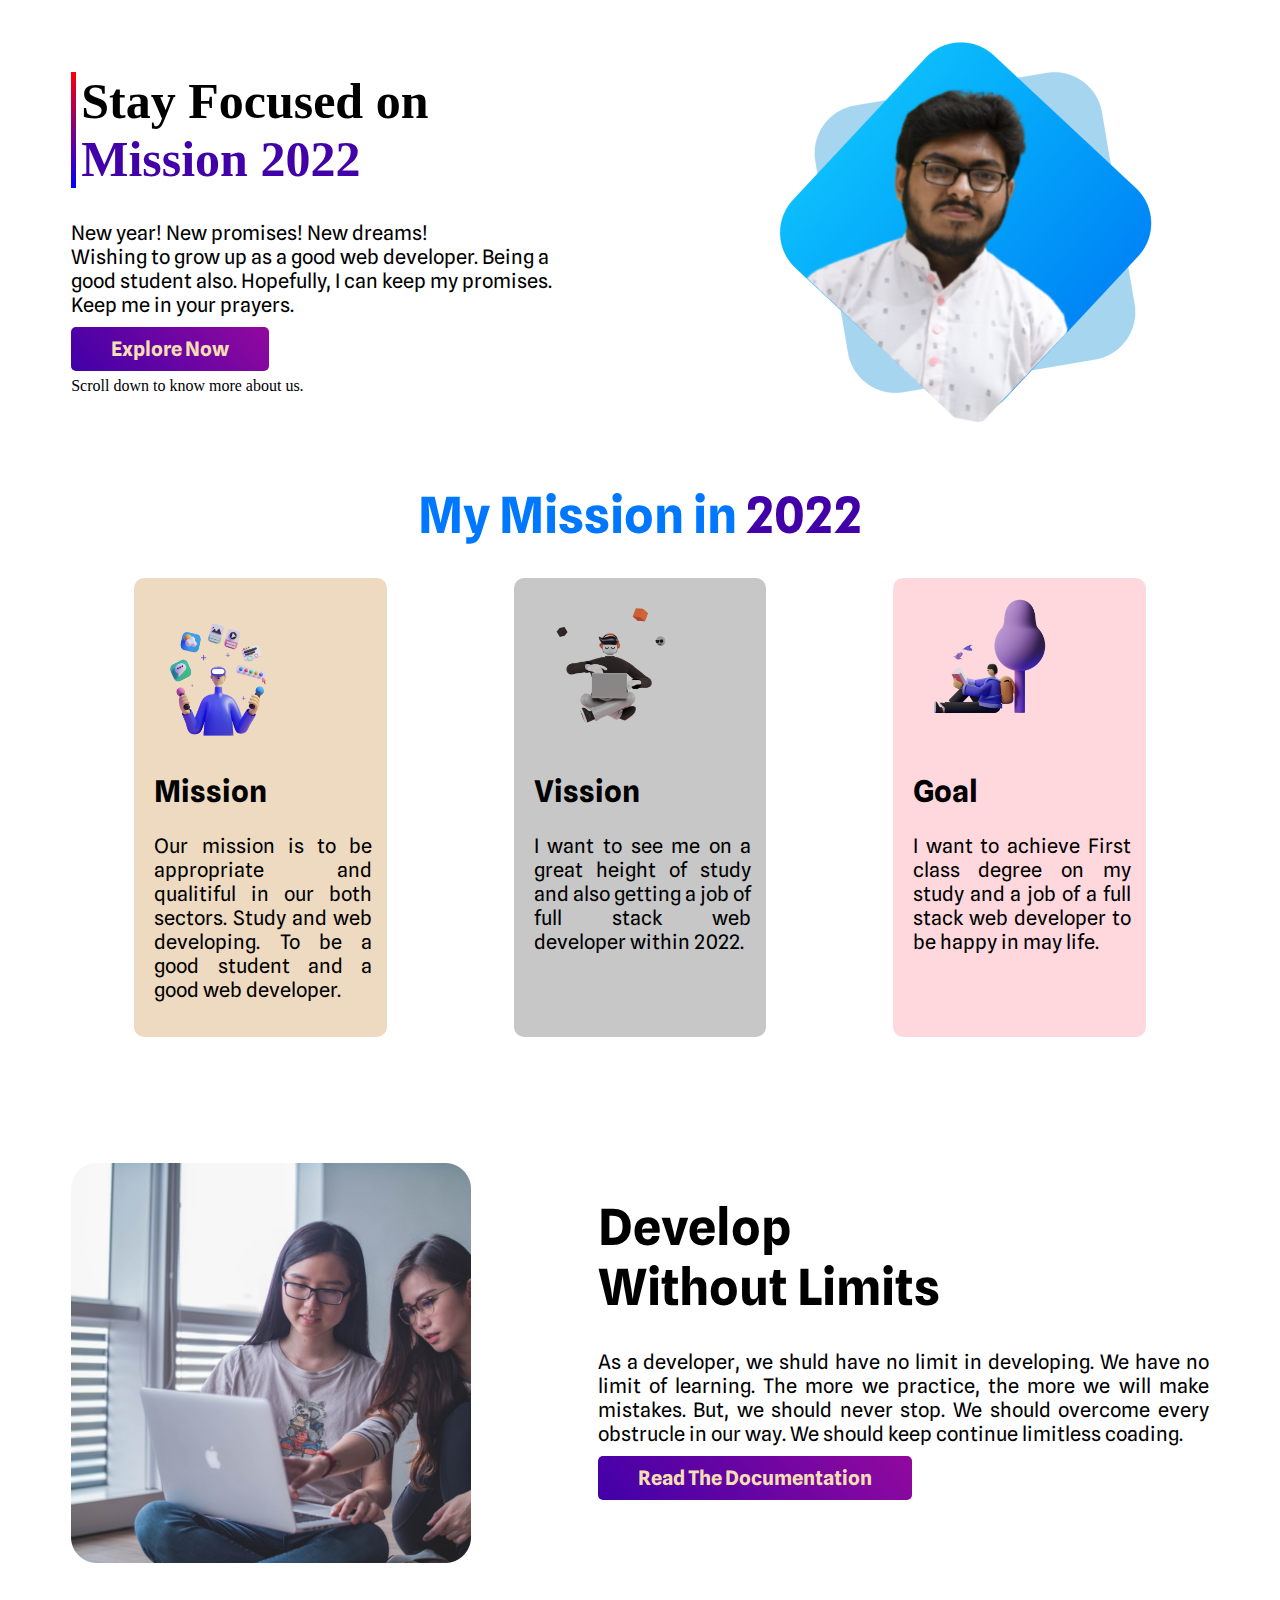
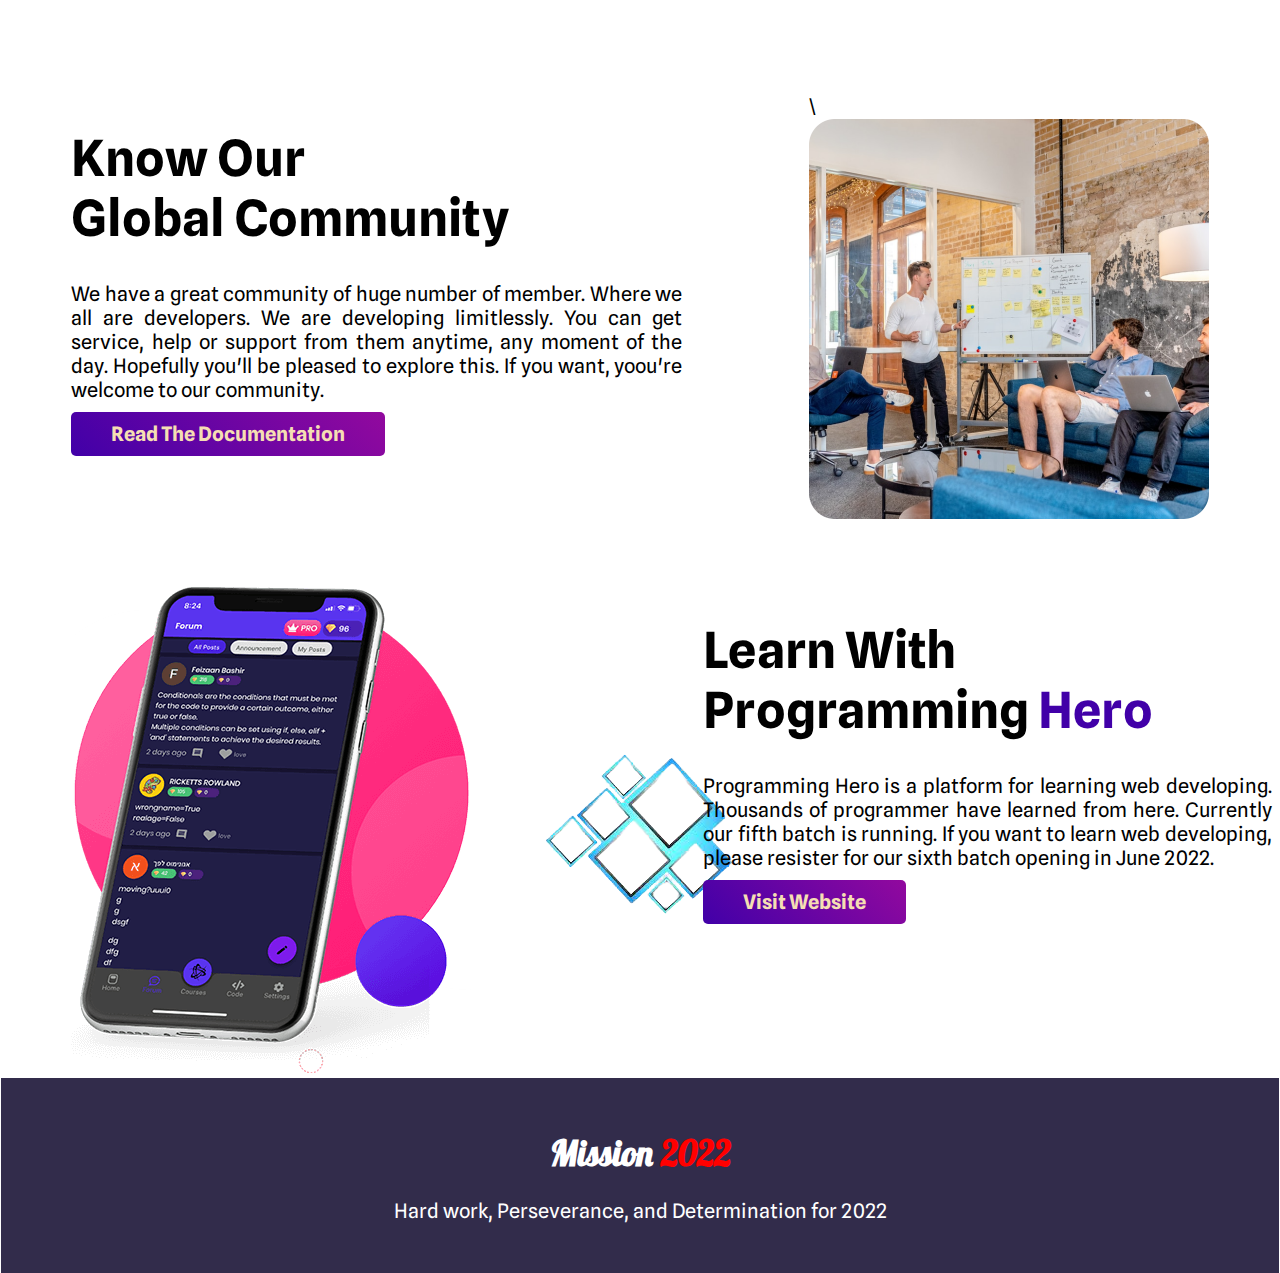
<file: index.html>
<!DOCTYPE html>
<html lang="en">
<head>
    <meta charset="UTF-8">
    <meta http-equiv="X-UA-Compatible" content="IE=edge">
    <meta name="viewport" content="width=device-width, initial-scale=1.0">
    <title>Mission 2022</title>
    <link rel="shortcut icon" href="images/person/my-pic.png" type="image/x-icon">
    <link rel="stylesheet" href="style.css">
    <link rel="preconnect" href="https://fonts.googleapis.com">
<link rel="preconnect" href="https://fonts.gstatic.com" crossorigin>
<link href="https://fonts.googleapis.com/css2?family=Roboto&family=Spline+Sans&display=swap" rel="stylesheet">
<link rel="preconnect" href="https://fonts.googleapis.com">
    <link rel="preconnect" href="https://fonts.gstatic.com" crossorigin>
    <link href="https://fonts.googleapis.com/css2?family=Lobster&display=swap" rel="stylesheet">

</head>
<body>
    <section class="first-section">
        <div class="half-width">
            <div class="header">
                <h1>Stay Focused on
                    <br>
                    <span class="blue-color">Mission 2022</span></h1>
            </div>
            <p class="font">
                New year! New promises! New dreams! <br>
                Wishing to grow up as a good web developer. Being a good student also. Hopefully, I can keep my promises. Keep me in your prayers.
            </p>
            <a class="font ankor" href="page-one.html">Explore Now</a>
            <p>Scroll down to know more about us.</p>
        </div>
        <div class="font half-width">
            <img src="images/person/my-pic.png" alt="">
        </div>
    </section>
    <section class="font second-section">
        <h1><span class="mission">My Mission in </span><span class="blue-color">2022</span></h1>
        <div class="three-flex">
            <div class="one-three mision">
                <img src="images/illustrators/illustrator-1.png" alt="">
                <h2>Mission</h2>
                <p>Our mission is to be appropriate and qualitiful in our both sectors. Study and web developing. To be a good student and a good web developer.</p>
            </div>
            <div class="one-three vission">
                <img src="images/illustrators/illustrator-2.png" alt="">
                <h2>Vission</h2>
                <p>
                    I want to see me on a great height of study and also getting a job of full stack web developer within 2022.
                </p>
            </div>
            <div class="one-three goal">
                <img src="images/illustrators/illustrator-3.png" alt="">
                <h2>Goal</h2>
                <p>I want to achieve First class degree on my study and a job of a full stack web developer to be happy in may life.</p>
            </div>
        </div>
    </section>
    <Section class="font third-section">
        <div class="minor third">
            <img src="images/pictures/coding.png" alt="">
        </div>
        <div class="major third">
            <h1>Develop <br>Without Limits</h1>
            <p>
                As a developer, we shuld have no limit in developing. We have no limit of learning. The more we practice, the more we will make mistakes. But, we should never stop. We should overcome every obstrucle in our way. We should keep continue limitless coading.
            </p>
            <a class="ankor" href="page-one.html">Read The Documentation</a>
        </div>
    </Section>
    <section class="fourth-section font">
        <div class="major third">
            <h1>Know Our <br>Global Community</h1>
            <p>We have a great community of huge number of member. Where we all are developers. We are developing limitlessly. You can get service, help or support from them anytime, any moment of the day. Hopefully you'll be pleased to explore this. If you want, yoou're welcome to our community.</p>
            <a class="ankor" href="page-one.html">Read The Documentation</a>
        </div>
        <div class="minor third">\
            <img src="images/pictures/project.png" alt="">
        </div>
    </section>
    <section class="fifth-section font">
        <div class="half-width">
            <img src="images/pictures/app.png" alt="">
        </div>
        <div class="half-width">
            <h1>Learn With <br>Programming <span class="blue-color">Hero</span></h1>
            <p>Programming Hero is a platform for learning web developing. Thousands of programmer have learned from here. Currently our fifth batch is running. If you want to learn web developing, please resister for our sixth batch opening in June 2022.</p>
            <a class="ankor" href="https://web.programming-hero.com/">Visit Website</a>
        </div>
    </section>
    <footer>
        <h1>Mission <span id="red"> 2022</span></h1>
        <p class="font">Hard work, Perseverance, and Determination for 2022</p>
    </footer>
</body>
</html>
</file>
<file: style.css>
.font{
    font-family: 'Roboto', sans-serif;
    font-family: 'Spline Sans', sans-serif;
    font-size: 20px;
}
h1{
    font-size: 50px;
}
.first-section{
    display: flex;
    padding-top: 30px;
}
.half-width{
    width: 50%;
    margin-left: 5%;
}
.header{
    border-left: 5px solid;
    border-image: linear-gradient(red,blue);
    border-image-slice: 1;
    padding-left: 5px;
}
.blue-color{
    color: rgb(65, 0, 168);
}
.ankor{
    text-decoration: none;
    color: wheat;
    font-weight: 700;
    background: linear-gradient(45deg, rgb(65, 0, 168),rgb(146, 9, 158));
    padding: 10px 40px;
    border-radius: 5px;
}
.second-section{
    text-align: center;
}
.mission{
    color: rgb(0, 119, 255);
}
.three-flex{
    display: flex;
}
.one-three{
    width: 20%;
    padding: 15px;
    padding-left: 20px;
    border-radius: 10px;
}
.one-three img{
    height: 150px;
    width: 150px;
}
.mision{
    text-align: justify;
    margin: 0% 5% 5% 10%;
    background-color: rgba(222, 184, 135, 0.521);
}
.vission{
    margin: 0% 5% 5% 5%;
    text-align: justify;
    background-color: rgba(128, 128, 128, 0.438);
}
.goal{
    margin: 0% 10% 5% 5%;
    text-align: justify;
    background-color: rgba(255, 182, 193, 0.534);
}
.third-section{
    display: flex;
    text-align: justify;
    
}
.minor img{
height: 400px;
width: 400px;
}
.third{
    margin: 5%;
    font-size:20px;
}
.fourth-section{
    display: flex;
    text-align: justify;
}
footer{
    
    margin: 0 -0.52% -0.99% -0.52%  ;
    background-color: rgb(50, 44, 75);
    color: white;
    text-align: center;
    padding: 30px;
    
}

footer h1{
    font-family: 'Lobster', cursive;
    font-size: 35px;
}
#red{
    color: red;
}
.fifth-section{
    display: flex;
    text-align: justify;
    background-image: url(images/pictures/back.png);
    background-repeat: no-repeat;
    background-position: center;
}
</file>
